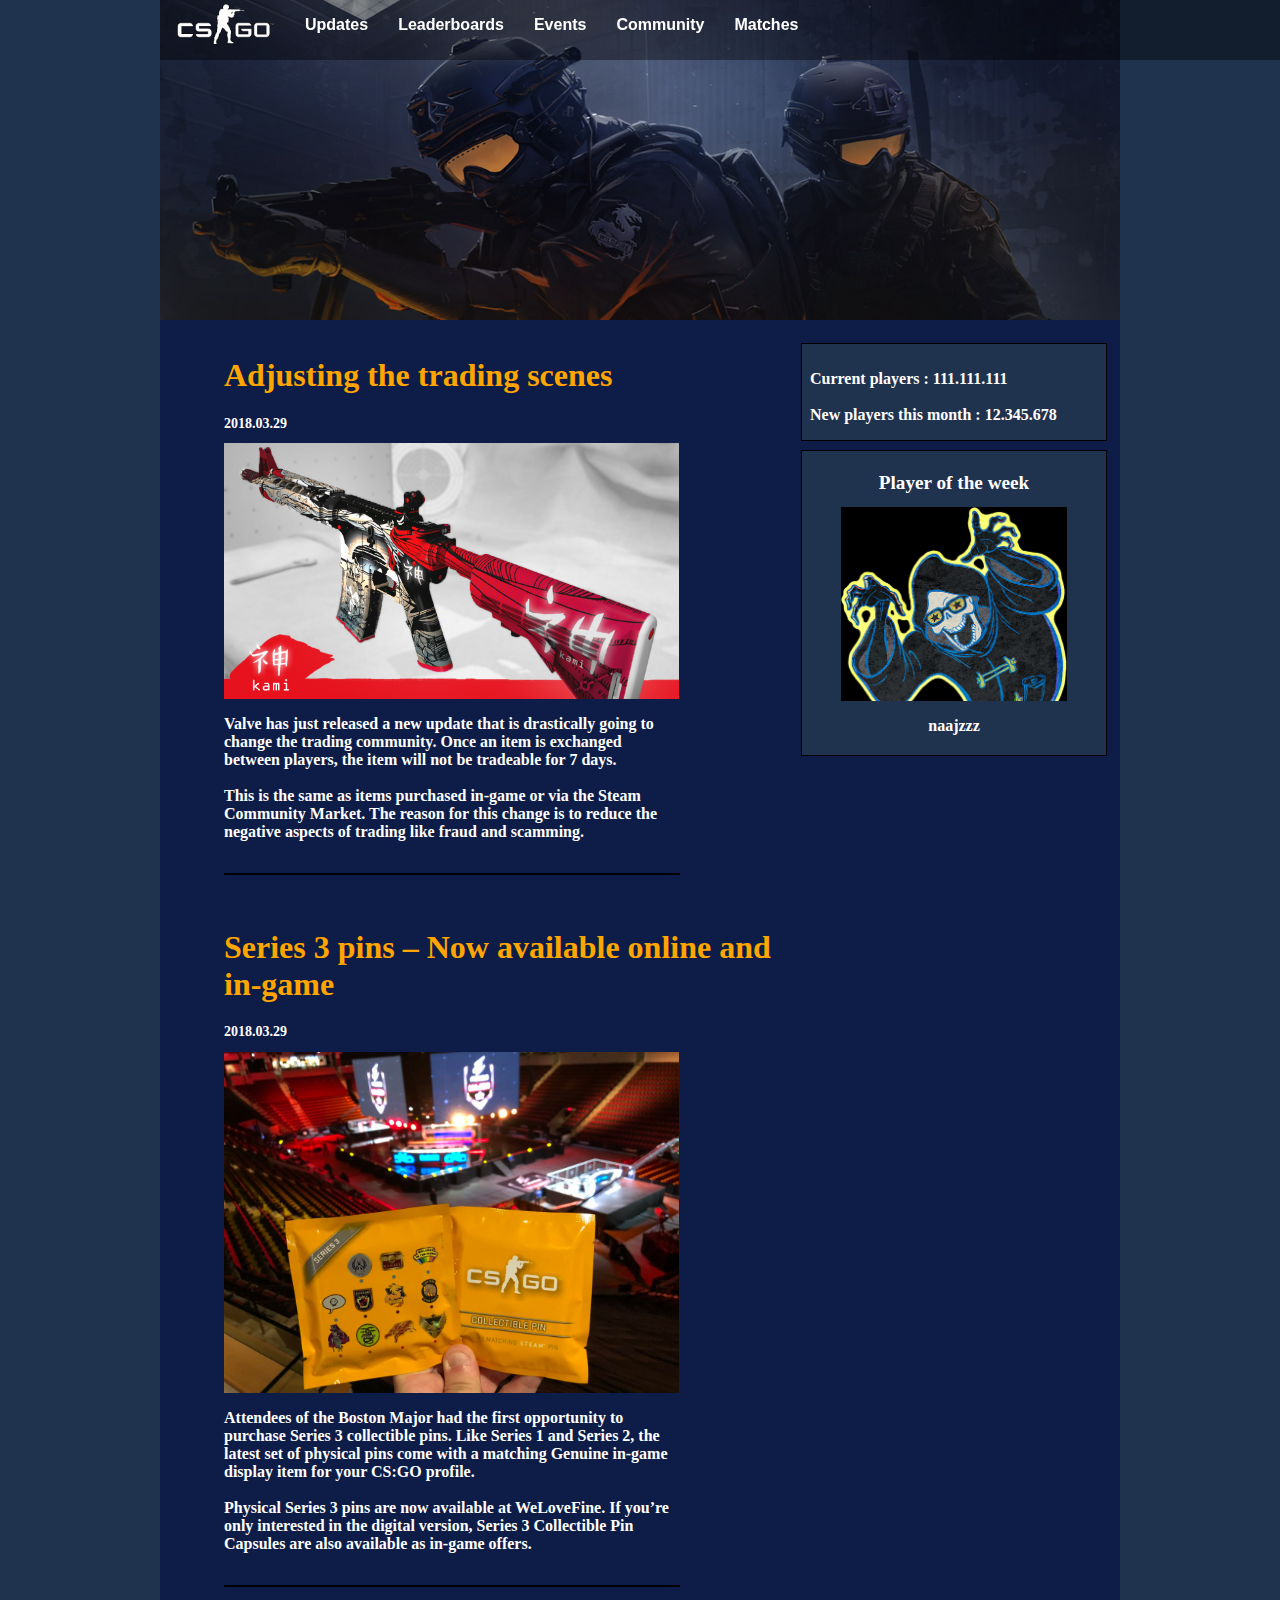
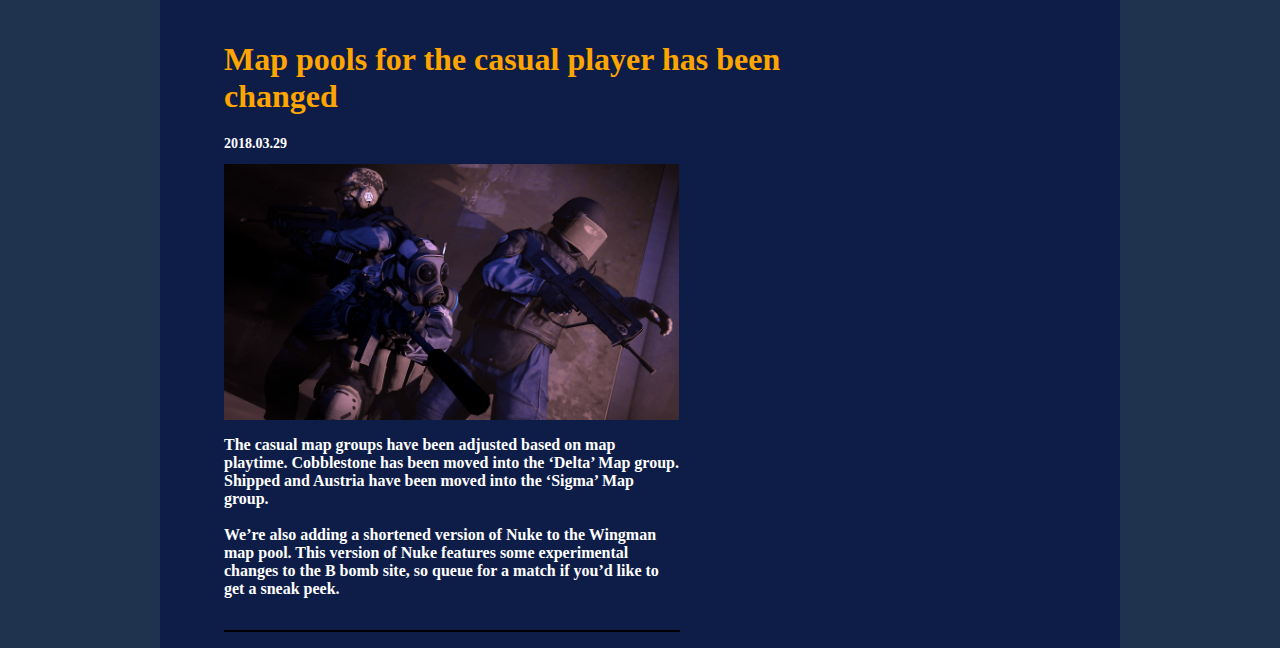
<file: index.html>
<!DOCTYPE html>
<html lang="en">
<head>
    <meta charset="UTF-8">
    <meta name="viewport" content="width=device-width">
    <link rel="stylesheet" href="Project%20Web.css">
    <link href="https://fonts.googleapis.com/css?family=Gothic+A1|Montserrat|Open+Sans|PT+Sans|Roboto" rel="stylesheet">
    <title>Project Web</title>
</head>
<body>
    <div class ="wrapper">
        
          <header>   
            <nav>        
                <ul class="nav">
                    <li><a href="Index.html"><img src="Images/CS_GO.png"></a></li>
                    <li><a href="Updates.html">Updates</a></li>
                    <li><a href="Leaderboards.html">Leaderboards</a></li>
                    <li><a href="Events.html">Events</a></li>
                     <li><a href="Community.html">Community</a></li>
                    <li><a href="Matches.html">Matches</a></li>
                </ul>
            </nav>
        </header>
        
        <div class="what">
            <h1>Adjusting the trading scenes</h1>
            <h2>2018.03.29</h2>
            <img src="Images/698503442_preview_image.jpeg">
            <div class="filler">
                <p>Valve has just released a new update that is drastically going to change the trading community. Once an item is exchanged between players, the item will not be tradeable for 7 days. <br> <br>This is the same as items purchased in-game or via the Steam Community Market. The reason for this change is to reduce the negative aspects of trading like fraud and scamming.</p>
            </div>
        </div>
        
        <div class="what">
            <h1>Series 3 pins – Now available online and in-game</h1>
            <h2>2018.03.29</h2>
            <img src="Images/DUeSoZjXUAI4gff.jpg">
            <div class="filler">
                <p>Attendees of the Boston Major had the first opportunity to purchase Series 3 collectible pins. Like Series 1 and Series 2, the latest set of physical pins come with a matching Genuine in-game display item for your CS:GO profile.<br><br>
                Physical Series 3 pins are now available at WeLoveFine. If you’re only interested in the digital version, Series 3 Collectible Pin Capsules are also available as in-game offers.
                </p>
            </div>
        </div>
        
        <div class="what">
            <h1>Map pools for the casual player has been changed</h1>
            <h2>2018.03.29</h2>
            <img src="Images/818827.png">            
               <div class="filler">
                <p>The casual map groups have been adjusted based on map playtime. Cobblestone has been moved into the ‘Delta’ Map group. Shipped and Austria have been moved into the ‘Sigma’ Map group.<br><br>
                We’re also adding a shortened version of Nuke to the Wingman map pool. This version of Nuke features some experimental changes to the B bomb site, so queue for a match if you’d like to get a sneak peek.                
                </p>
            </div>
        </div>
        
        <div class="players">
           <br>
            Current players : 111.111.111
            <br><br>
            New players this month : 12.345.678
        </div>
        
        <div class="highlight">
            <h1>Player of the week</h1>
            <img src="Images/Uncle_Death.png">
            <p>naajzzz</p>
        </div>
        
        <div class="ad"></div>
        
    </div>
</body>
</html>
</file>
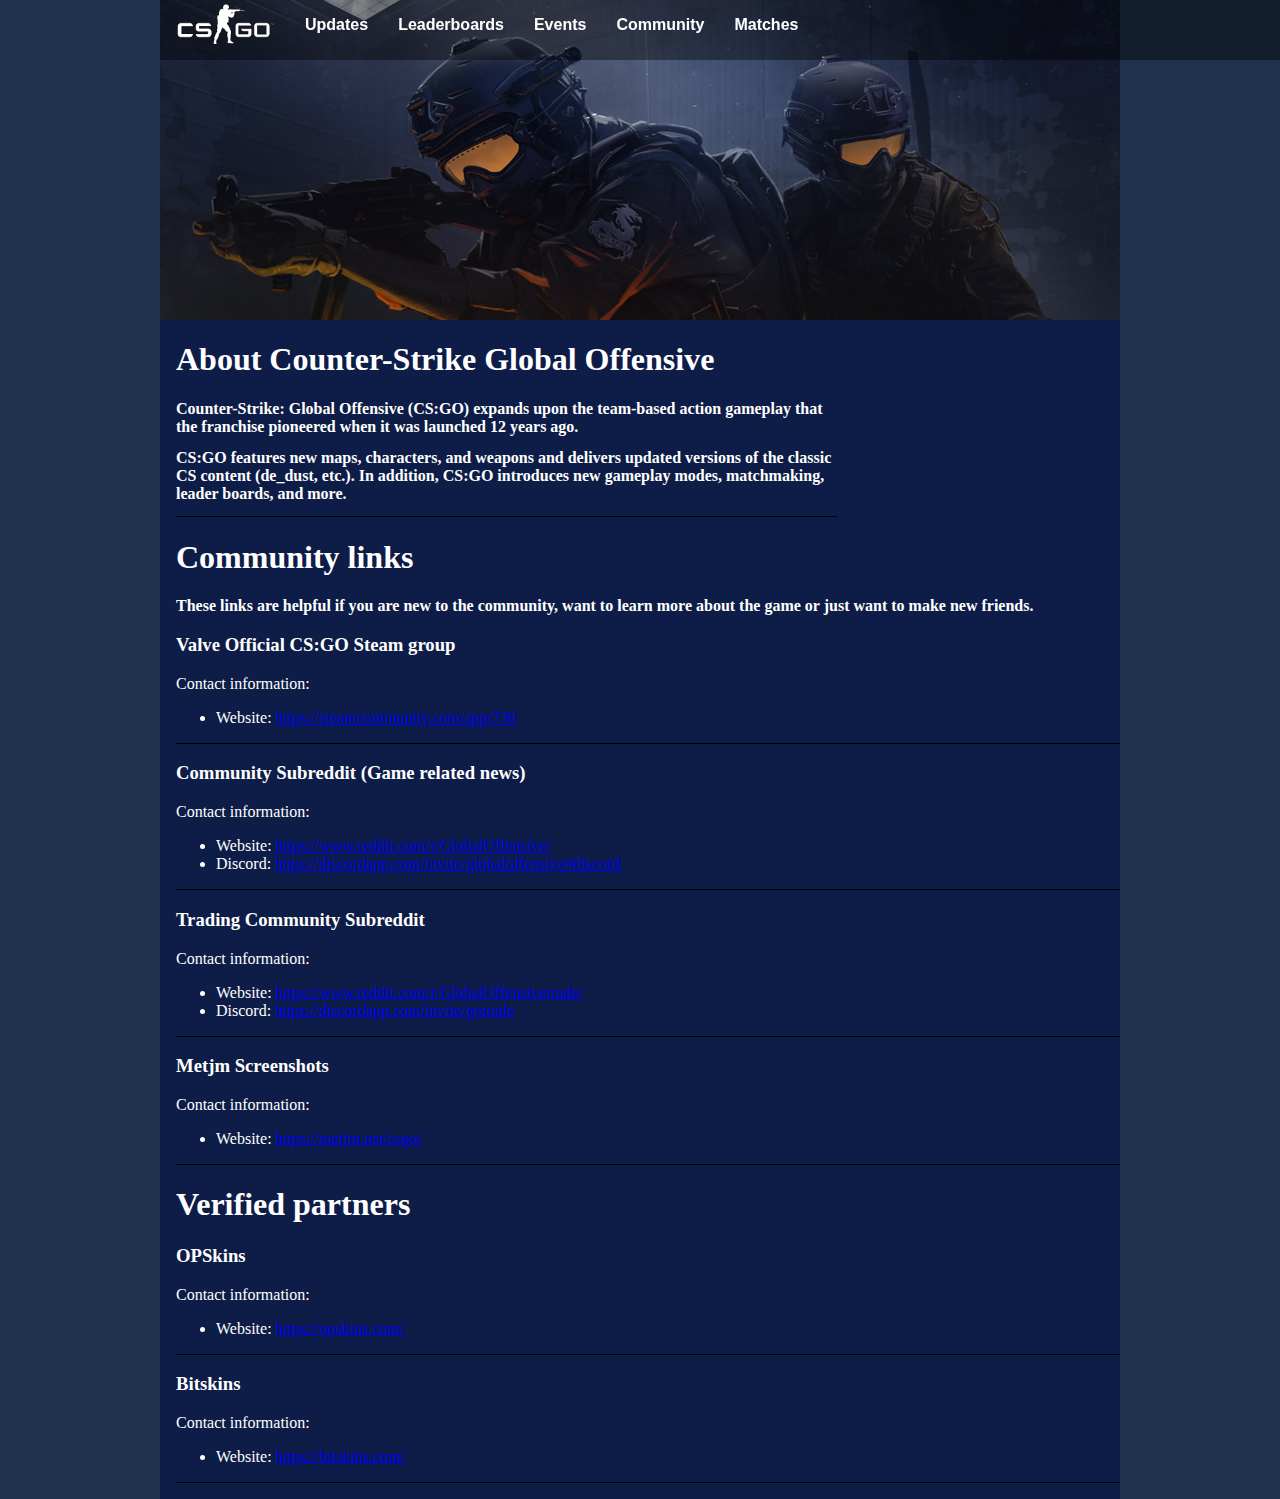
<file: Community.html>
<!DOCTYPE html>
<html lang="en">
<head>
    <meta charset="UTF-8">
    <meta name="viewport" content="width=device-width">
    <link rel="stylesheet" href="Project%20Web.css">
    <title>Project Web</title>
</head>
<body>
    <div class ="wrapper">
        
          <header>   
            <nav>        
                <ul class="nav">
                    <li><a href="Index.html"><img src="Images/CS_GO.png"></a></li>
                    <li><a href="Updates.html">Updates</a></li>
                    <li><a href="Leaderboards.html">Leaderboards</a></li>
                    <li><a href="Events.html">Events</a></li>
                    <li><a href="Community.html">Community</a></li>
                    <li><a href="Matches.html">Matches</a></li>
                </ul>
            </nav>
        </header>
        
        <div class="community">
           <div class="about">
            <h1>About Counter-Strike Global Offensive</h1>
            <h2>Counter-Strike: Global Offensive (CS:GO) expands upon the team-based action gameplay that the franchise pioneered when it was launched 12 years ago.</h2>

            <h2>CS:GO features new maps, characters, and weapons and delivers updated versions of the classic CS content (de_dust, etc.). In addition, CS:GO introduces new gameplay modes, matchmaking, leader boards, and more.</h2>
            </div>
            <h1>Community links</h1>
            <h2>These links are helpful if you are new to the community, want to learn more about the game or just want to make new friends.</h2>
            
            <div>
            <h3>Valve Official CS:GO Steam group</h3>
            <p>Contact information: </p>
            <ul>
            <li>Website: <a href="https://steamcommunity.com/app/730">https://steamcommunity.com/app/730</a></li>
            </ul>            
            </div>
            
            <div>
            <h3>Community Subreddit (Game related news)</h3>
            <p>Contact information: </p>
            <ul>
            <li>Website: <a href="https://www.reddit.com/r/GlobalOffensive/">https://www.reddit.com/r/GlobalOffensive/</a></li>
            <li>Discord: <a href="https://discordapp.com/invite/globaloffensive#discord">https://discordapp.com/invite/globaloffensive#discord</a></li>
            </ul>
            </div>
            
            <div>
            <h3>Trading Community Subreddit</h3>
            <p>Contact information: </p>
            <ul>
            <li>Website: <a href="https://www.reddit.com/r/GlobalOffensivetrade/">https://www.reddit.com/r/GlobalOffensivetrade/</a></li>
            <li>Discord: <a href="https://discordapp.com/invite/gotrade">https://discordapp.com/invite/gotrade</a></li>
            </ul>
            </div>

            <div>
            <h3>Metjm Screenshots</h3>
            <p>Contact information: </p>
            <ul>
            <li>Website: <a href="https://metjm.net/csgo/">https://metjm.net/csgo/</a></li>
            </ul>
            </div>
            
            <h1>Verified partners</h1>
            
            <div>
            <h3>OPSkins</h3>
            <p>Contact information: </p>
            <ul>
            <li>Website: <a href="https://opskins.com/">https://opskins.com/</a></li>
            </ul>
            </div>
            
            <div>
            <h3>Bitskins</h3>
            <p>Contact information: </p>
            <ul>
            <li>Website: <a href="https://bitskins.com/">https://bitskins.com/</a></li>
            </ul>
            </div>
        </div>
    </div>
</body>
</html>
</file>
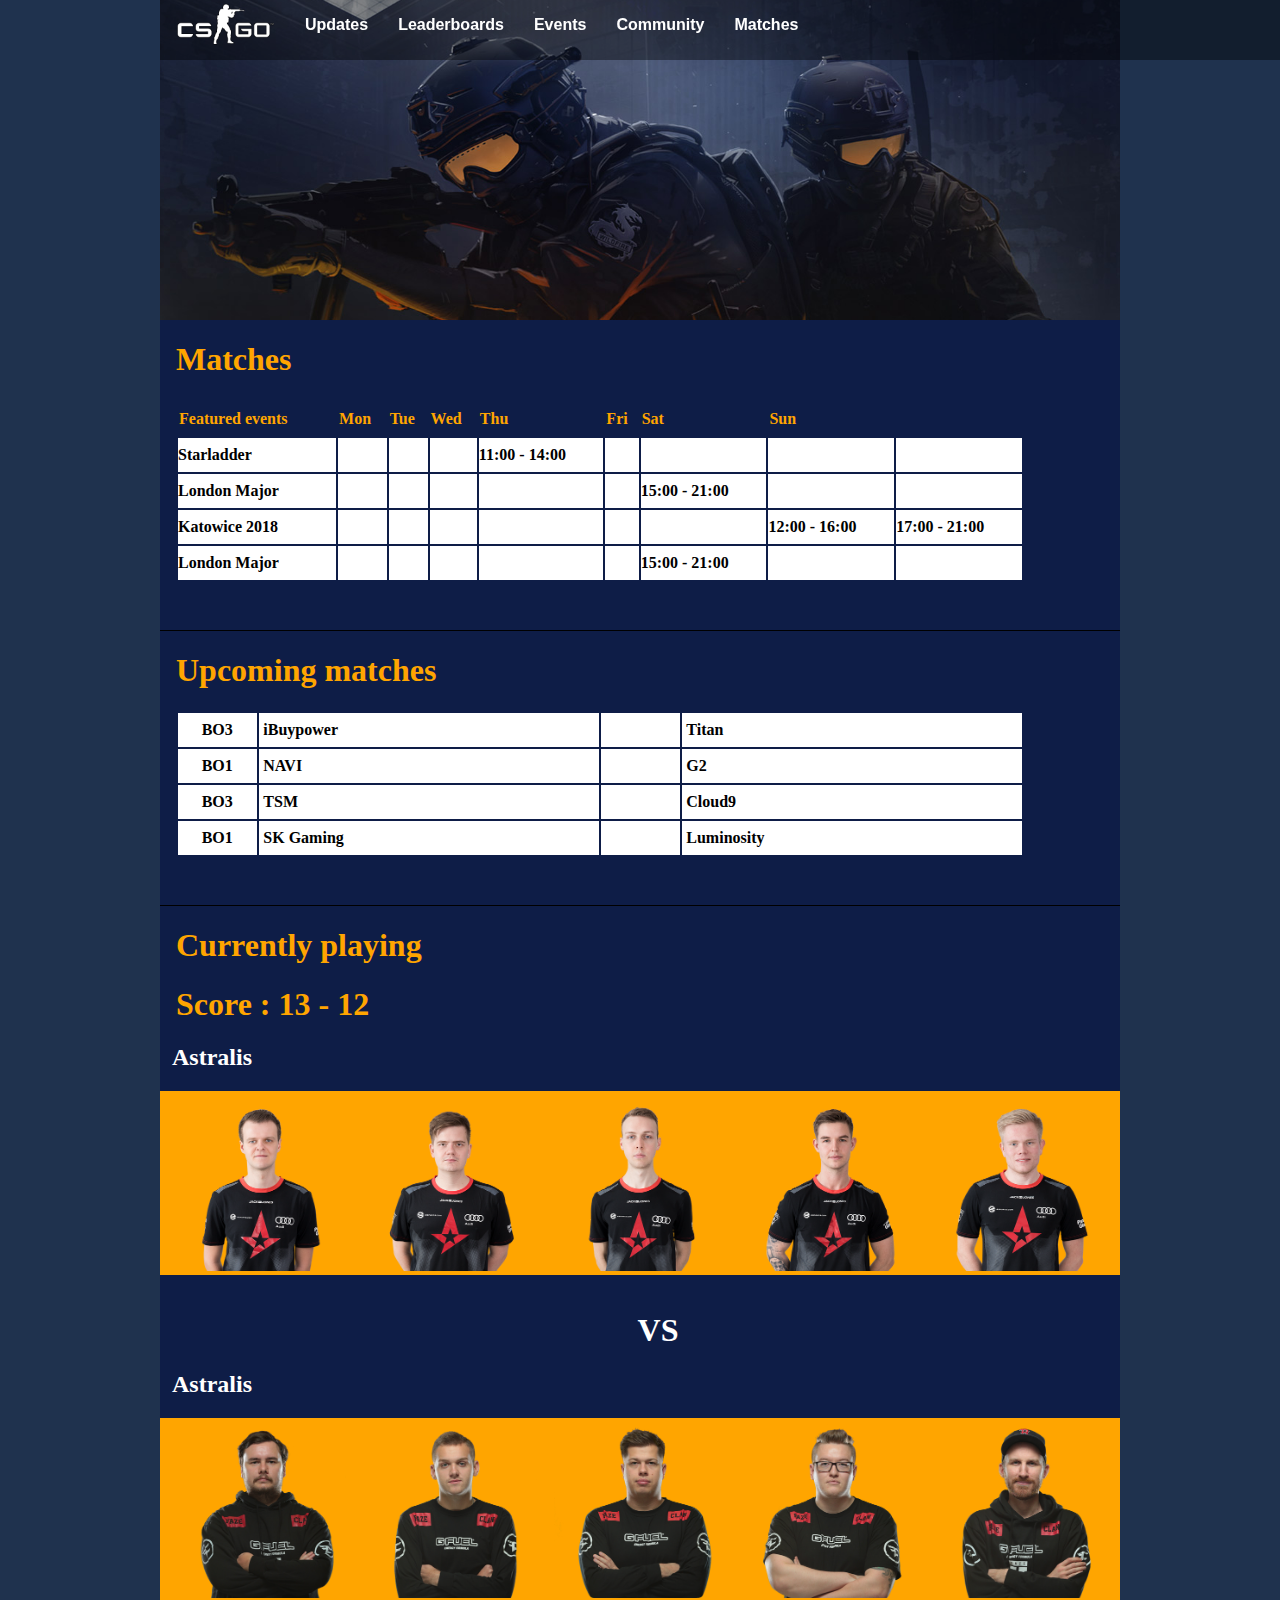
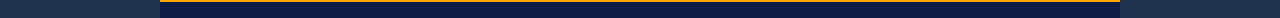
<file: Matches.html>
<!DOCTYPE html>
<html lang="en">
<head>
    <meta charset="UTF-8">
    <meta name="viewport" content="width=device-width">
    <link rel="stylesheet" href="Project%20Web.css">
    <title>Project Web</title>
</head>
<body>
    <div class ="wrapper">
        
          <header>   
            <nav>        
                <ul class="nav">
                    <li><a href="Index.html"><img src="Images/CS_GO.png"></a></li>
                    <li><a href="Updates.html">Updates</a></li>
                    <li><a href="Leaderboards.html">Leaderboards</a></li>
                    <li><a href="Events.html">Events</a></li>
                    <li><a href="Community.html">Community</a></li>
                    <li><a href="Matches.html">Matches</a></li>
                </ul>
            </nav>
        </header>
        
        <div class="calendar">
           <h1>Matches</h1>
            <table style="width:90%">
               <tr>
                <th>Featured events</th>
                <th>Mon</th> 
                <th>Tue</th>
                <th>Wed</th>
                <th>Thu</th>
                <th>Fri</th>
                <th>Sat</th>
                <th>Sun</th>
              </tr>
              <tr>
                <td>Starladder</td>
                <td></td>
                <td></td>
                <td></td>
                <td>11:00 - 14:00</td>
                <td></td>
                <td></td>
                <td></td>
                <td></td>
              </tr>
              <tr>
                <td>London Major</td>
                <td></td>
                <td></td>
                <td></td>
                <td></td>
                <td></td>
                <td>15:00 - 21:00</td>
                <td></td>
                <td></td>
              </tr>
              <tr>
                <td>Katowice 2018</td>
                <td></td>
                <td></td>
                <td></td>
                <td></td>
                <td></td>
                <td></td>
                <td>12:00 - 16:00</td>
                <td>17:00 - 21:00</td>
              </tr>
              <tr>
                <td>London Major</td>
                <td></td>
                <td></td>
                <td></td>
                <td></td>
                <td></td>
                <td>15:00 - 21:00</td>
                <td></td>
                <td></td>
              </tr>
            </table>
        </div>
        <div class="matchday">
        <h1>Upcoming matches</h1>
        <table style=width:90%>
            <tr>
                <td class="BO">BO3 </td>
                <td class="teamA">iBuypower</td>
                <td class="vs">VS</td>
                <td class="teamB">Titan</td>
            </tr>
            
            <tr>
                <td class="BO">BO1 </td>
                <td class="teamA">NAVI</td>
                <td class="vs">VS</td>
                <td class="teamB">G2</td>
            </tr>
            
            <tr>
                <td class="BO">BO3 </td>
                <td class="teamA">TSM</td>
                <td class="vs">VS</td>
                <td class="teamB">Cloud9</td>
            </tr>
            
            <tr>
                <td class="BO">BO1 </td>
                <td class="teamA">SK Gaming</td>
                <td class="vs">VS</td>
                <td class="teamB">Luminosity</td>
            </tr>
        </table>
        </div>
        
        <div class="astralis">
           <h1>Currently playing</h1>
           <h1>Score : 13 - 12</h1>
           <h2>Astralis</h2>
           <div class="bg">
            <img src="Images/Astralis/4954.png">
            <img src="Images/Astralis/7398.png">
            <img src="Images/Astralis/7412.png">
            <img src="Images/Astralis/7592.png">
            <img src="Images/Astralis/9032.png">
            </div>
        </div>
        
        <div class="vs"><h1>VS</h1></div>
        
        <div class="faze">
           <h2>Astralis</h2>
           <div class="bg">
            <img src="Images/Faze/2757.png">
            <img src="Images/Faze/3741.png">
            <img src="Images/Faze/429.png">
            <img src="Images/Faze/8183.png">
            <img src="Images/Faze/885.png">
            </div>
        </div>
    </div>
</body>
</html>
</file>
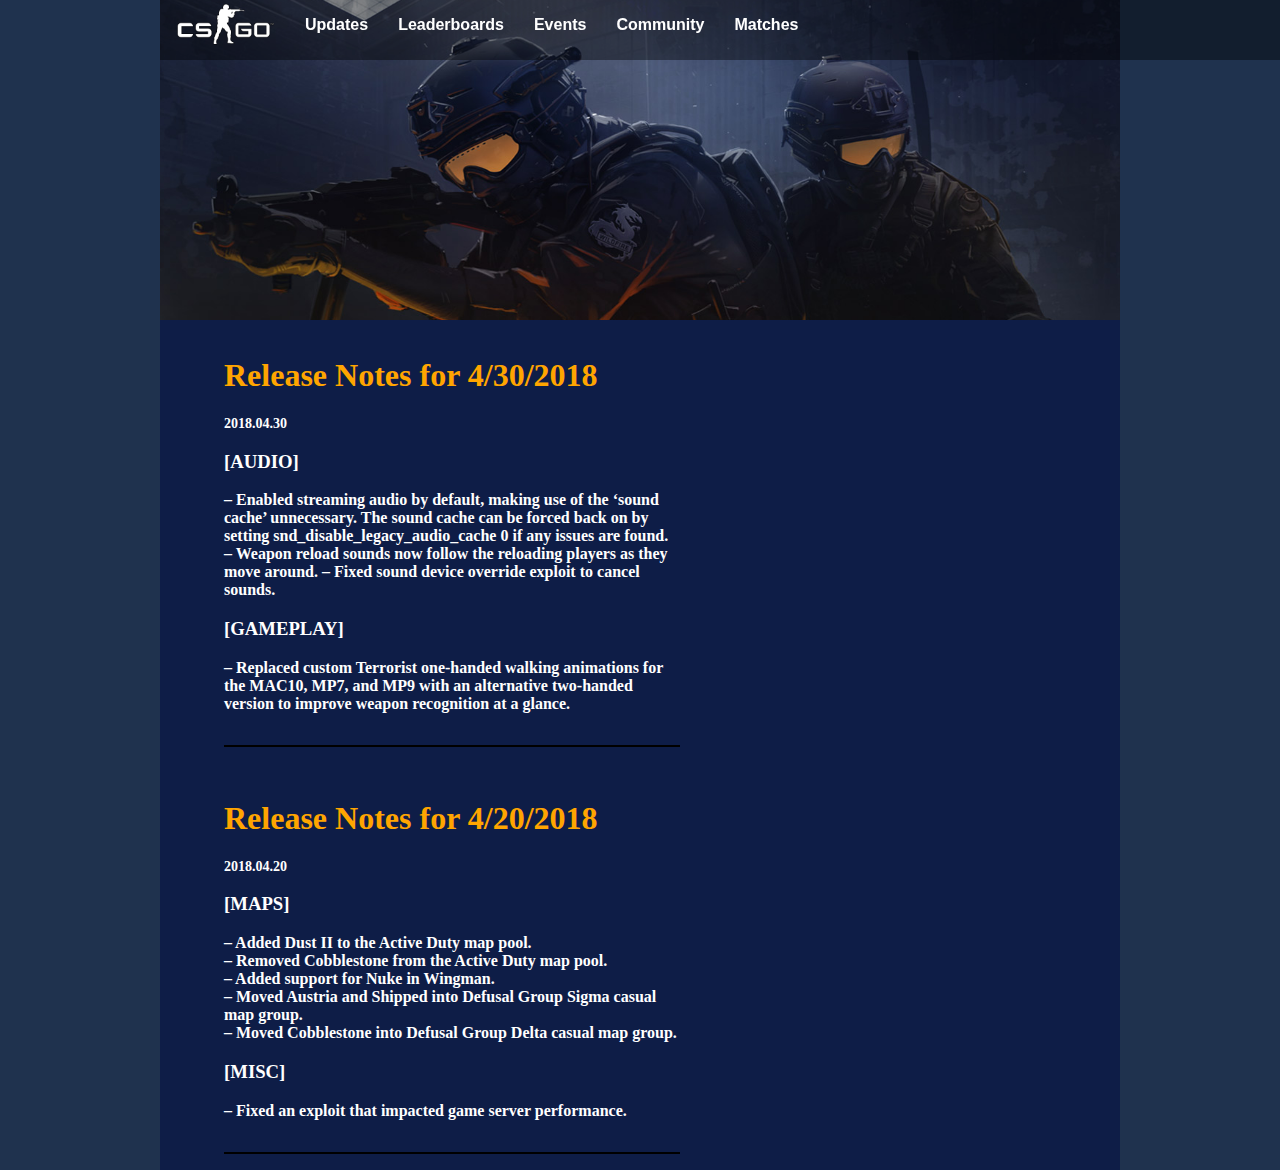
<file: Updates.html>
<!DOCTYPE html>
<html lang="en">
<head>
    <meta charset="UTF-8">
    <meta name="viewport" content="width=device-width">
    <link rel="stylesheet" href="Project%20Web.css">
    <link href="https://fonts.googleapis.com/css?family=Gothic+A1|Montserrat|Open+Sans|PT+Sans|Roboto" rel="stylesheet">
    <title>Project Web</title>
</head>
<body>
    <div class ="wrapper">
        
          <header>   
            <nav>        
                <ul class="nav">
                    <li><a href="Index.html"><img src="Images/CS_GO.png"></a></li>
                    <li><a href="Updates.html">Updates</a></li>
                    <li><a href="Leaderboards.html">Leaderboards</a></li>
                    <li><a href="Events.html">Events</a></li>
                     <li><a href="Community.html">Community</a></li>
                    <li><a href="Matches.html">Matches</a></li>
                </ul>
            </nav>
        </header>
        
        <div class="what">
            <h1>Release Notes for 4/30/2018</h1>
            <h2>2018.04.30</h2>
            <div class="filler">
                <h3>[AUDIO]</h3>
            <p>– Enabled streaming audio by default, making use of the ‘sound cache’ unnecessary. The sound cache can be forced back on by setting snd_disable_legacy_audio_cache 0 if any issues are found.<br>
            – Weapon reload sounds now follow the reloading players as they move around.
            – Fixed sound device override exploit to cancel sounds.</p>
    
                <h3>[GAMEPLAY]</h3>
            <p>– Replaced custom Terrorist one-handed walking animations for the MAC10, MP7, and MP9 with an alternative two-handed version to improve weapon recognition at a glance.</p>
            </div>
        </div>
        
        <div class="what">
            <h1>Release Notes for 4/20/2018</h1>
            <h2>2018.04.20</h2>
            <div class="filler">
                <h3>[MAPS]</h3>
            <p>– Added Dust II to the Active Duty map pool.<br>
                – Removed Cobblestone from the Active Duty map pool.<br>
                – Added support for Nuke in Wingman.<br>
                – Moved Austria and Shipped into Defusal Group Sigma casual map group.<br>
                – Moved Cobblestone into Defusal Group Delta casual map group.</p>
                <h3>[MISC]</h3>
            <p>– Fixed an exploit that impacted game server performance.</p>
            </div>
        </div>
        
    </div>
</body>
</html>
</file>
